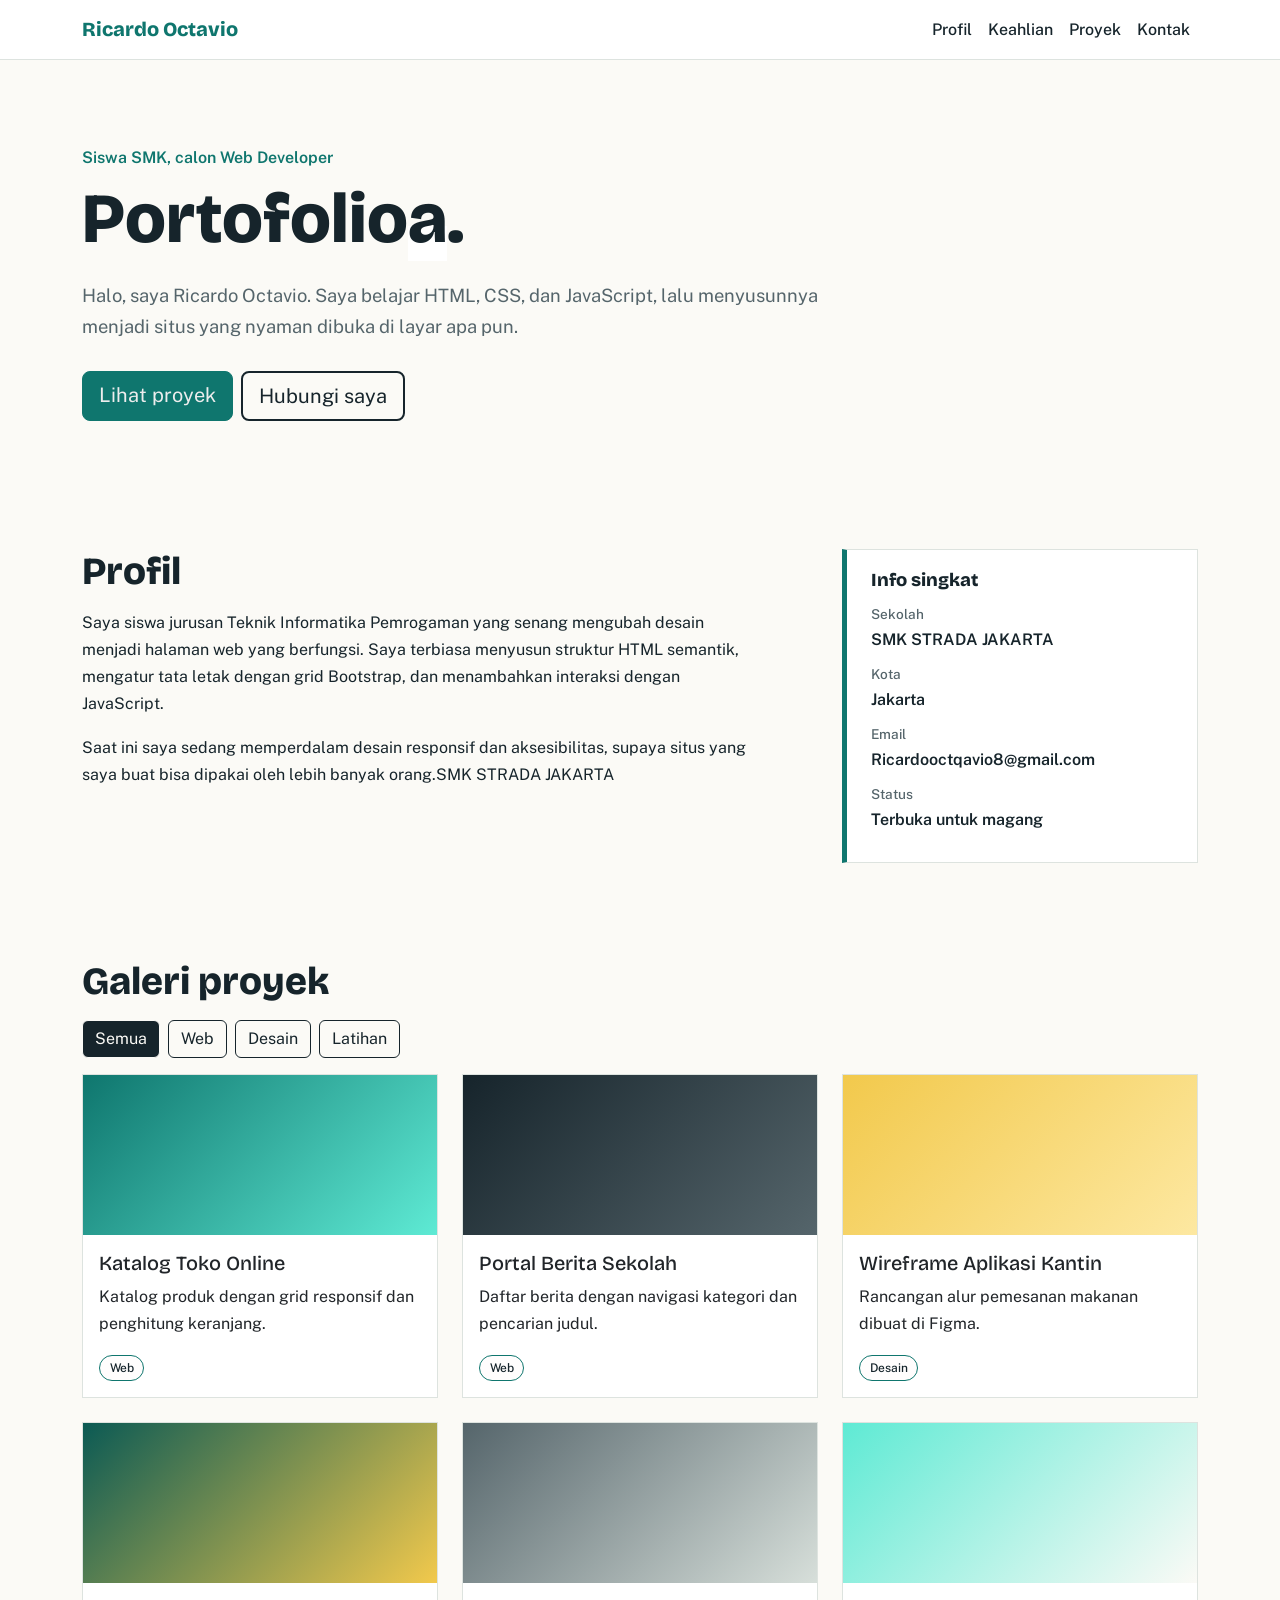
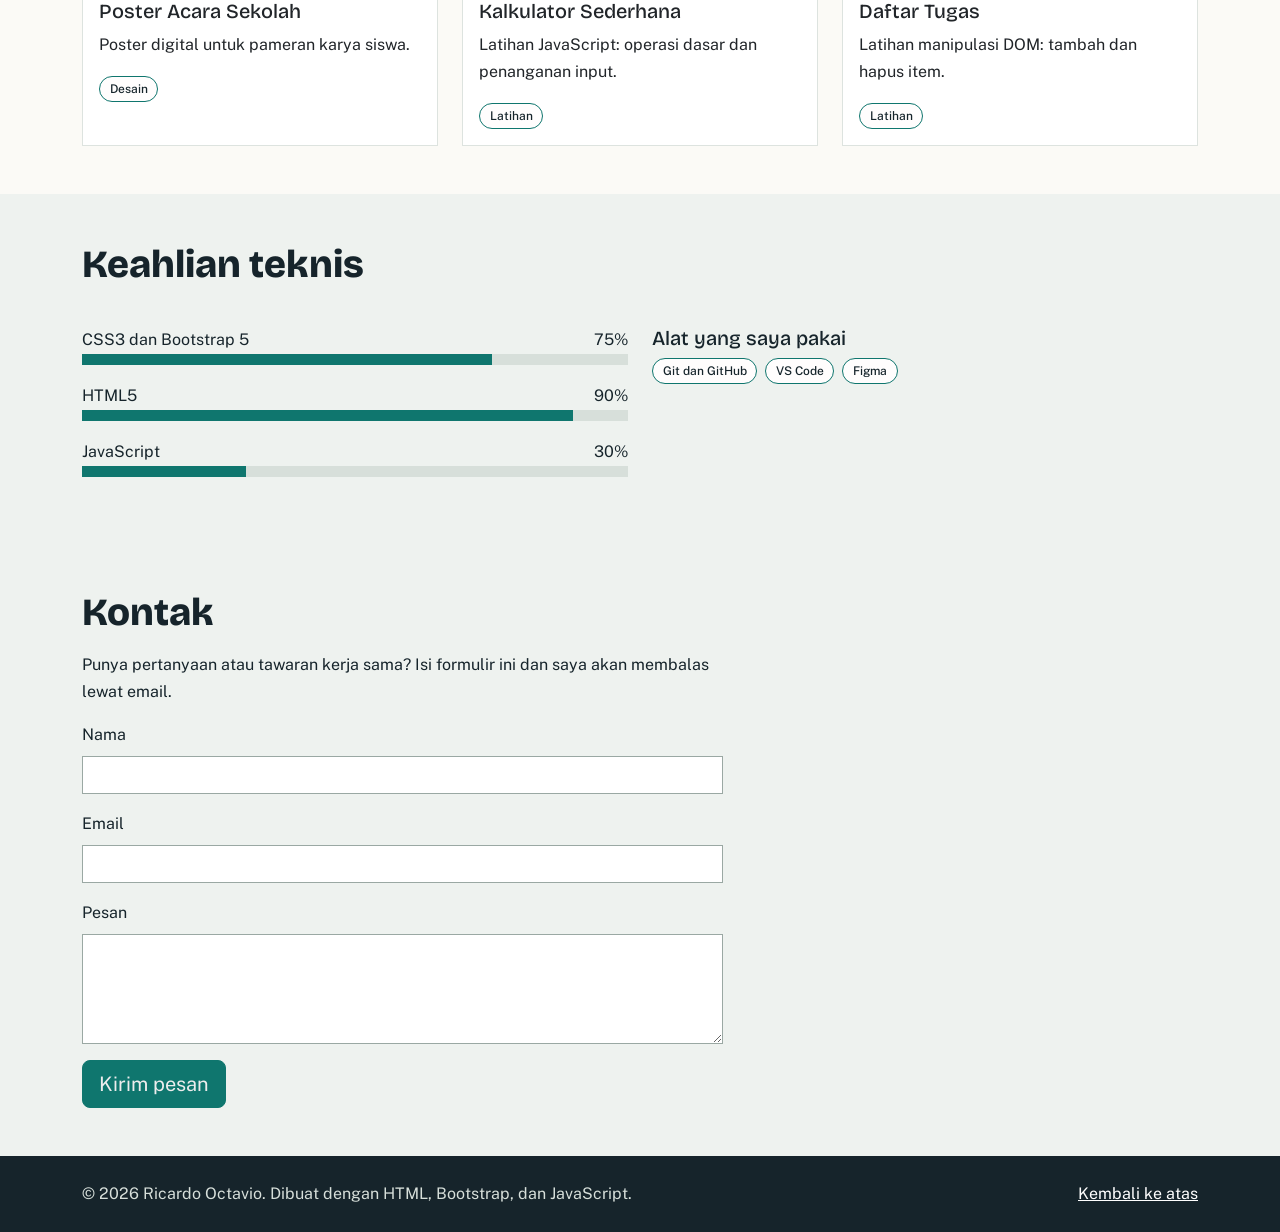
<file: jobsheet 6/index.html>
<!DOCTYPE html>
<html lang="id">
<head>
  <meta charset="UTF-8">
  <meta name="viewport" content="width=device-width, initial-scale=1">
  <title>Ricardo Octavio | Portofolio Web Developer</title>
  <meta name="description" content="Portofolio digital: profil, keahlian teknis, galeri proyek, dan formulir kontak.">
  <link rel="preconnect" href="https://fonts.googleapis.com">
  <link rel="preconnect" href="https://fonts.gstatic.com" crossorigin>
  <link href="https://fonts.googleapis.com/css2?family=Bricolage+Grotesque:wght@600;800&family=Public+Sans:wght@400;500;600&display=swap" rel="stylesheet">
  <link href="https://cdn.jsdelivr.net/npm/bootstrap@5.3.3/dist/css/bootstrap.min.css" rel="stylesheet">
  <link href="style.css" rel="stylesheet">
</head>
<body>

  <!-- NAVBAR -->
  <header>
    <nav class="navbar navbar-expand-lg fixed-top site-nav" aria-label="Menu utama">
      <div class="container">
        <a class="navbar-brand" href="#beranda">Ricardo Octavio</a>
        <button class="navbar-toggler" type="button" data-bs-toggle="collapse" data-bs-target="#menuUtama" aria-controls="menuUtama" aria-expanded="false" aria-label="Buka menu">
          <span class="navbar-toggler-icon"></span>
        </button>
        <div class="collapse navbar-collapse" id="menuUtama">
          <ul class="navbar-nav ms-auto">
            <li class="nav-item"><a class="nav-link" href="#profil">Profil</a></li>
            <li class="nav-item"><a class="nav-link" href="#keahlian">Keahlian</a></li>
            <li class="nav-item"><a class="nav-link" href="#proyek">Proyek</a></li>
            <li class="nav-item"><a class="nav-link" href="#kontak">Kontak</a></li>
          </ul>
        </div>
      </div>
    </nav>
  </header>

  <main>
    <!-- HERO BANNER -->
    <section id="beranda" class="hero" aria-labelledby="judul-hero">
      <div class="container">
        <div class="row align-items-center">
          <div class="col-12 col-lg-8">
            <p class="hero-sub">Siswa SMK, calon Web Developer</p>
            <h1 id="judul-hero">Portofolio<span id="textChanger">a</span>.</h1>
            <p class="hero-lead">Halo, saya Ricardo Octavio. Saya belajar HTML, CSS, dan JavaScript, lalu menyusunnya menjadi situs yang nyaman dibuka di layar apa pun.</p>
            <div class="d-flex flex-wrap gap-2">
              <a href="#proyek" class="btn btn-accent btn-lg">Lihat proyek</a>
              <a href="#kontak" class="btn btn-outline-ink btn-lg">Hubungi saya</a>
            </div>
          </div>
        </div>
      </div>
    </section>

    <!-- PROFIL + SIDEBAR -->
    <section id="profil" class="py-5" aria-labelledby="judul-profil">
      <div class="container">
        <div class="row g-4">
          <article class="col-12 col-lg-8">
            <h2 id="judul-profil">Profil</h2>
            <p>Saya siswa jurusan Teknik Informatika Pemrogaman yang senang mengubah desain menjadi halaman web yang berfungsi. Saya terbiasa menyusun struktur HTML semantik, mengatur tata letak dengan grid Bootstrap, dan menambahkan interaksi dengan JavaScript.</p>
            <p>Saat ini saya sedang memperdalam desain responsif dan aksesibilitas, supaya situs yang saya buat bisa dipakai oleh lebih banyak orang.SMK STRADA JAKARTA</p>
          </article>
          <aside class="col-12 col-lg-4" aria-label="Info singkat">
            <div class="info-box">
              <h3>Info singkat</h3>
              <dl class="mb-0">
                <dt>Sekolah</dt><dd>SMK STRADA JAKARTA</dd>
                <dt>Kota</dt><dd>Jakarta</dd>
                <dt>Email</dt><dd>Ricardooctqavio8@gmail.com</dd>
                <dt>Status</dt><dd>Terbuka untuk magang</dd>
              </dl>
            </div>
          </aside>
        </div>
      </div>
    </section>

  <section id="proyek" class="py-5" aria-labelledby="judul-proyek">
      <div class="container">
        <h2 id="judul-proyek">Galeri proyek</h2>
        <div class="d-flex flex-wrap gap-2 my-3" role="group" aria-label="Filter kategori proyek">
          <button type="button" class="btn btn-filter active" data-filter="semua" aria-pressed="true">Semua</button>
          <button type="button" class="btn btn-filter" data-filter="web" aria-pressed="false">Web</button>
          <button type="button" class="btn btn-filter" data-filter="desain" aria-pressed="false">Desain</button>
          <button type="button" class="btn btn-filter" data-filter="latihan" aria-pressed="false">Latihan</button>
        </div>
        <p id="infoFilter" class="text-muted" aria-live="polite"></p>

        <div class="row g-4" id="galeri">
          <div class="col-12 col-md-6 col-lg-4 proyek-item" data-kategori="web">
            <article class="card proyek-card h-100">
              <div class="thumb thumb-1" role="img" aria-label="Pratinjau proyek toko online"></div>
              <div class="card-body">
                <h3 class="h5 card-title">Katalog Toko Online</h3>
                <p class="card-text">Katalog produk dengan grid responsif dan penghitung keranjang.</p>
                <span class="badge skill-badge">Web</span>
              </div>
            </article>
          </div>
          <div class="col-12 col-md-6 col-lg-4 proyek-item" data-kategori="web">
            <article class="card proyek-card h-100">
              <div class="thumb thumb-2" role="img" aria-label="Pratinjau proyek portal berita"></div>
              <div class="card-body">
                <h3 class="h5 card-title">Portal Berita Sekolah</h3>
                <p class="card-text">Daftar berita dengan navigasi kategori dan pencarian judul.</p>
                <span class="badge skill-badge">Web</span>
              </div>
            </article>
          </div>
          <div class="col-12 col-md-6 col-lg-4 proyek-item" data-kategori="desain">
            <article class="card proyek-card h-100">
              <div class="thumb thumb-3" role="img" aria-label="Pratinjau wireframe aplikasi"></div>
              <div class="card-body">
                <h3 class="h5 card-title">Wireframe Aplikasi Kantin</h3>
                <p class="card-text">Rancangan alur pemesanan makanan dibuat di Figma.</p>
                <span class="badge skill-badge">Desain</span>
              </div>
            </article>
          </div>
          <div class="col-12 col-md-6 col-lg-4 proyek-item" data-kategori="desain">
            <article class="card proyek-card h-100">
              <div class="thumb thumb-4" role="img" aria-label="Pratinjau desain poster"></div>
              <div class="card-body">
                <h3 class="h5 card-title">Poster Acara Sekolah</h3>
                <p class="card-text">Poster digital untuk pameran karya siswa.</p>
                <span class="badge skill-badge">Desain</span>
              </div>
            </article>
          </div>
          <div class="col-12 col-md-6 col-lg-4 proyek-item" data-kategori="latihan">
            <article class="card proyek-card h-100">
              <div class="thumb thumb-5" role="img" aria-label="Pratinjau latihan kalkulator"></div>
              <div class="card-body">
                <h3 class="h5 card-title">Kalkulator Sederhana</h3>
                <p class="card-text">Latihan JavaScript: operasi dasar dan penanganan input.</p>
                <span class="badge skill-badge">Latihan</span>
              </div>
            </article>
          </div>
          <div class="col-12 col-md-6 col-lg-4 proyek-item" data-kategori="latihan">
            <article class="card proyek-card h-100">
              <div class="thumb thumb-6" role="img" aria-label="Pratinjau latihan to-do list"></div>
              <div class="card-body">
                <h3 class="h5 card-title">Daftar Tugas</h3>
                <p class="card-text">Latihan manipulasi DOM: tambah dan hapus item.</p>
                <span class="badge skill-badge">Latihan</span>
              </div>
            </article>
          </div>
        </div>
      </div>
    </section>

    <!-- KEAHLIAN -->

    <section id="keahlian" class="py-5 bg-paper-alt" aria-labelledby="judul-keahlian">
      <div class="container">
        <h2 id="judul-keahlian">Keahlian teknis</h2>
        <div class="row g-4 mt-1">
          <div class="col-12 col-md-6">
            <ul class="list-unstyled skill-list">
              <li>
                <div class="d-flex justify-content-between"><span>CSS3 dan Bootstrap 5</span><span>75%</span></div>
                <div class="progress" role="progressbar" aria-label="CSS3 dan Bootstrap 5" aria-valuenow="75" aria-valuemin="0" aria-valuemax="100"><div class="progress-bar" style="width: 75%"></div></div>
              </li>
              <li>
                <div class="d-flex justify-content-between"><span>HTML5</span><span>90%</span></div>
                <div class="progress" role="progressbar" aria-label="HTML5" aria-valuenow="90" aria-valuemin="0" aria-valuemax="100"><div class="progress-bar" style="width: 90%"></div></div>
              </li>
              
              <li>
                <div class="d-flex justify-content-between"><span>JavaScript</span><span>30%</span></div>
                <div class="progress" role="progressbar" aria-label="JavaScript" aria-valuenow="30" aria-valuemin="0" aria-valuemax="100"><div class="progress-bar" style="width: 30%"></div></div>
              </li>
            </ul>
          </div>
          <div class="col-12 col-md-6">
            <h3 class="h5">Alat yang saya pakai</h3>
            <p class="d-flex flex-wrap gap-2">
              <span class="badge skill-badge">Git dan GitHub</span>
              <span class="badge skill-badge">VS Code</span>
              <span class="badge skill-badge">Figma</span>
            </p>
          </div>
        </div>
      </div>
    </section>

    <!-- GALERI PROYEK -->
  

    <!-- KONTAK -->
    <section id="kontak" class="py-5 bg-paper-alt" aria-labelledby="judul-kontak">
      <div class="container">
        <div class="row">
          <div class="col-12 col-lg-7">
            <h2 id="judul-kontak">Kontak</h2>
            <p>Punya pertanyaan atau tawaran kerja sama? Isi formulir ini dan saya akan membalas lewat email.</p>

            <div id="pesanSukses" class="alert alert-success d-none" role="status"></div>

            <form id="formKontak" novalidate>
              <div class="mb-3">
                <label for="nama" class="form-label">Nama</label>
                <input type="text" class="form-control" id="nama" name="nama" autocomplete="name" required minlength="3">
                <div class="invalid-feedback">Isi nama minimal 3 karakter.</div>
              </div>
              <div class="mb-3">
                <label for="email" class="form-label">Email</label>
                <input type="email" class="form-control" id="email" name="email" autocomplete="email" required>
                <div class="invalid-feedback">Isi email dengan format yang benar, misalnya nama@email.com.</div>
              </div>
              <div class="mb-3">
                <label for="pesan" class="form-label">Pesan</label>
                <textarea class="form-control" id="pesan" name="pesan" rows="4" required minlength="10"></textarea>
                <div class="invalid-feedback">Tulis pesan minimal 10 karakter.</div>
              </div>
              <button type="submit" class="btn btn-accent btn-lg">Kirim pesan</button>
            </form>
          </div>
        </div>
      </div>
    </section>
  </main>

  <!-- FOOTER -->
  <footer class="site-footer py-4">
    <div class="container d-flex flex-column flex-md-row justify-content-between gap-2">
      <p class="mb-0">&copy; <span id="tahun">2026</span> Ricardo Octavio. Dibuat dengan HTML, Bootstrap, dan JavaScript.</p>
      <p class="mb-0"><a href="#beranda">Kembali ke atas</a></p>
    </div>
  </footer>

  <script src="https://cdn.jsdelivr.net/npm/bootstrap@5.3.3/dist/js/bootstrap.bundle.min.js"></script>
  <script src="script.js"></script>
</body>
</html>
</file>
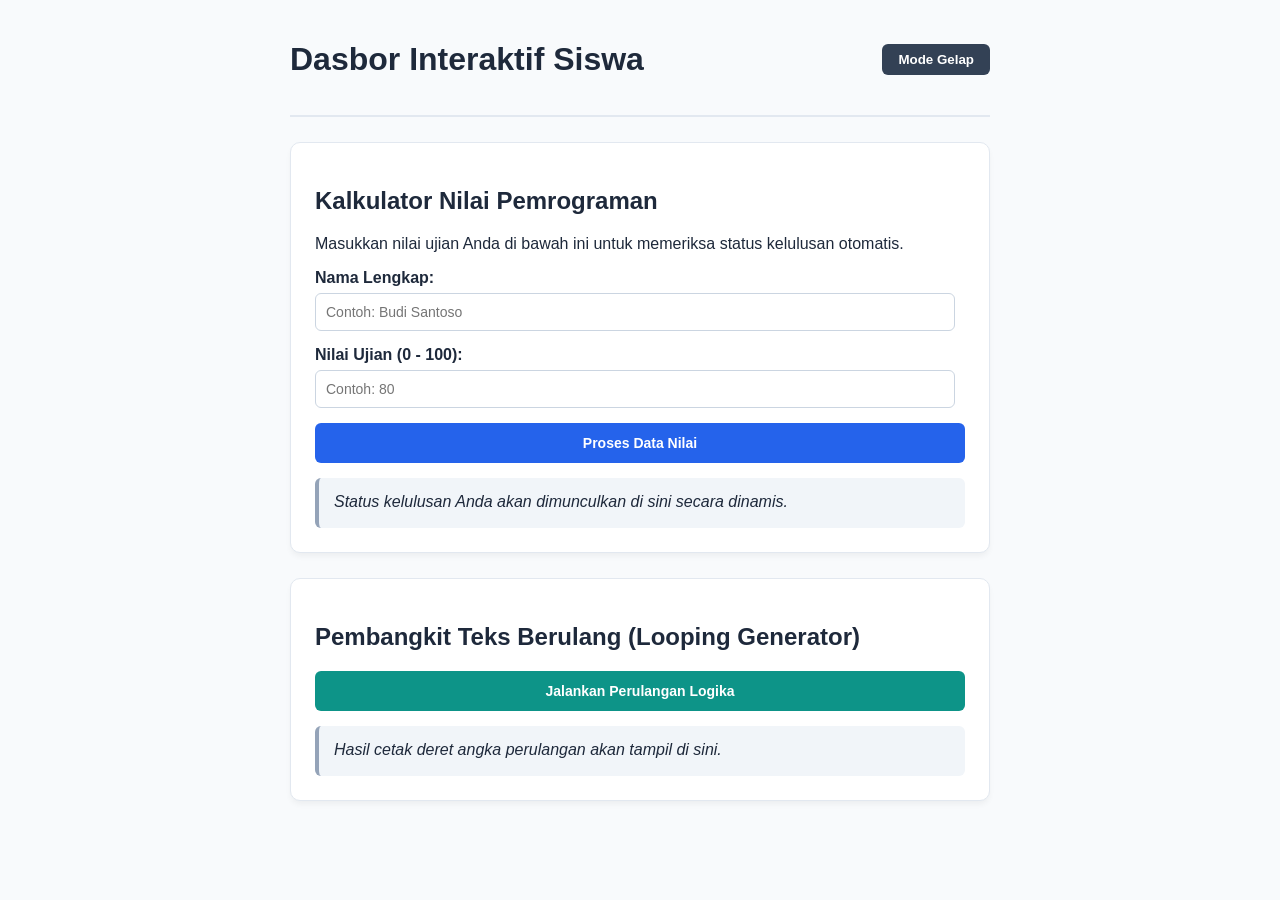
<file: jobhseet4/indeks.html>
<!DOCTYPE html>
<html lang="id">
<head>
    <meta charset="UTF-8">
    <meta name="viewport" content="width=device-width, initial-scale=1.0">
    <title>Web Interaktif JavaScript - X RPL</title>
    <link rel="stylesheet" href="style4.css">
</head>
<body>
    <div class="main-container">
        <!-- Header Fitur Kontrol -->
        <header class="web-header">
            <h1>Dasbor Interaktif Siswa</h1>
            <button id="btn-togle" class="toggle-theme">Mode Gelap</button>
        </header>

        <!-- Kartu Fitur 1: Kalkulator Skor Kelulusan -->
        <section class="widget-card">
            <h2>Kalkulator Nilai Pemrograman</h2>
            <p>Masukkan nilai ujian Anda di bawah ini untuk memeriksa status kelulusan otomatis.</p>
            <div class="input-group">
                <label for="input-nama">Nama Lengkap:</label>
                <input type="text" id="input-nama" placeholder="Contoh: Budi Santoso">
            </div>
            <div class="input-group">
                <label for="input-nilai">Nilai Ujian (0 - 100):</label>
                <input type="number" id="input-nilai" placeholder="Contoh: 80">
            </div>
            <button id="btn-proses" class="action-btn">Proses Data Nilai</button>

            <!-- Area Output DOM -->
            <div id="box-hasil" class="result-box">
                Status kelulusan Anda akan dimunculkan di sini secara dinamis.
            </div>
            <div> </div>
        </section>

        <!-- Kartu Fitur 2: Simulasi Perulangan Logika -->
        <section class="widget-card">
            <h2>Pembangkit Teks Berulang (Looping Generator)</h2>
            <button id="btn-loop" class="action-btn variant-btn">Jalankan Perulangan Logika</button>
            <div id="box-loop" class="result-box">
                Hasil cetak deret angka perulangan akan tampil di sini.
            </div>
        </section>

    </div>
    <script src="javascrip3.js"></script>
</body>

</html>
</file>
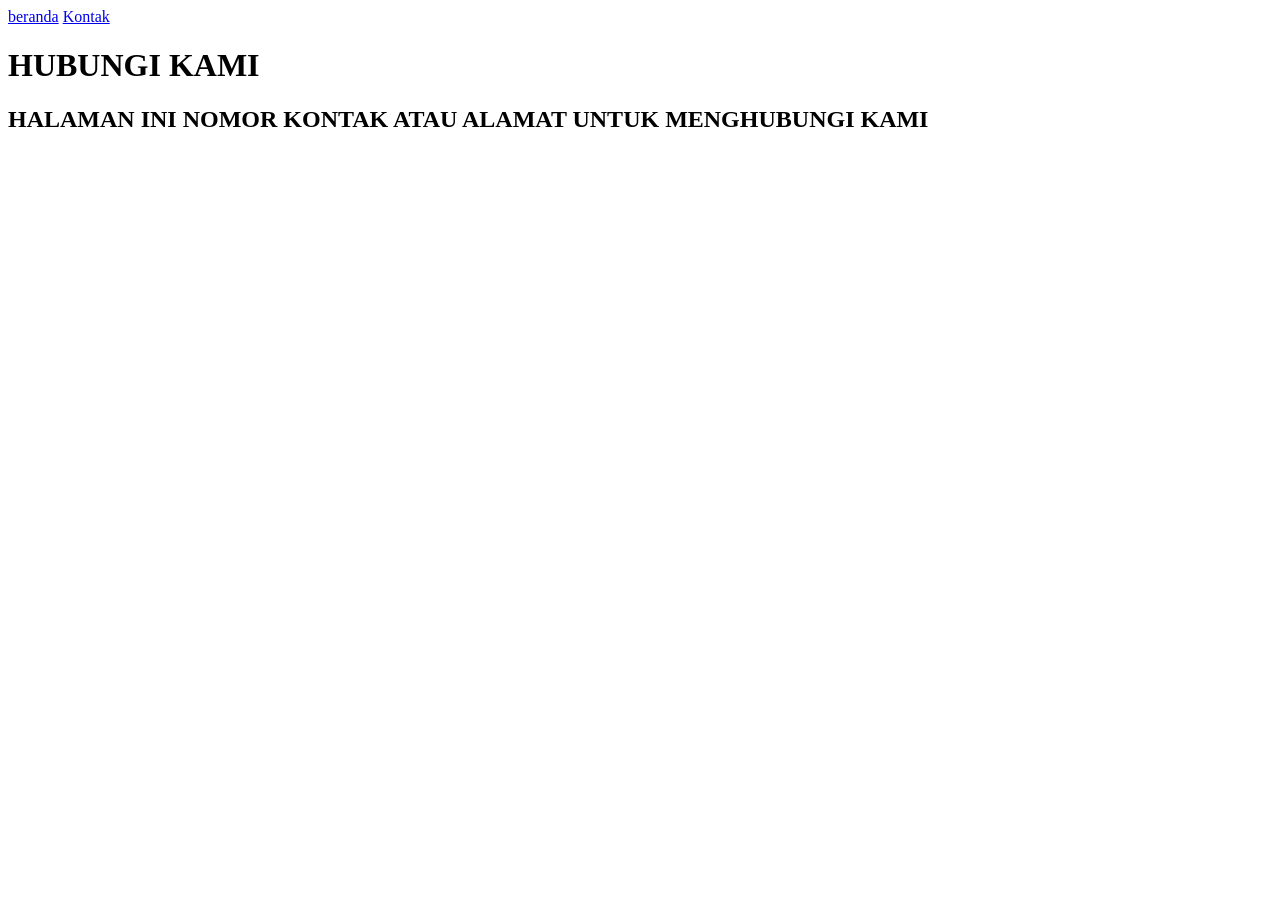
<file: jobsheet2/kontak.html>
<!DOCTYPE html>
<html lang="en">
<head>
    <meta charset="UTF-8">
    <meta name="viewport" content="width=device-width, initial-scale=1.0">
    <title>Document</title>
</head>
    <body>
        <Header>
           <nav>
             <a href="indeks.html">beranda</a>
             <a href="Kontak.html">Kontak</a>
             </nav> 
            <h1>HUBUNGI KAMI</h1>
            <h2> HALAMAN INI NOMOR KONTAK ATAU ALAMAT UNTUK MENGHUBUNGI KAMI</h2>
        </Header>
    </body>
</html>
</file>
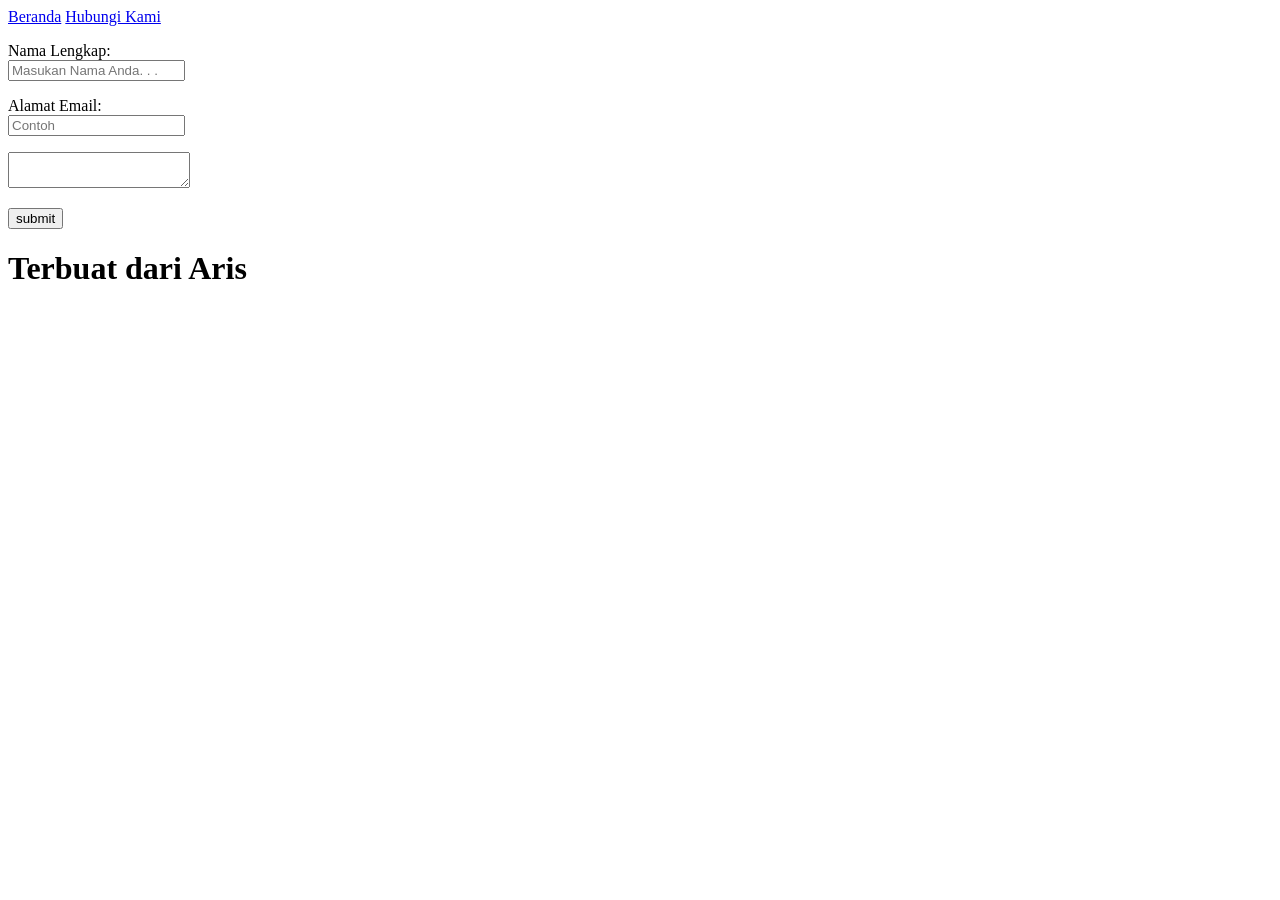
<file: jobsheet2/kontak2.html>
<!DOCTYPE html>
<html lang="en">
<head>
    <meta charset="UTF-8">
    <meta name="viewport" content="width=device-width, initial-scale=1.0">
    <title>Ricardo Octavio</title>
</head>
<body>
  <header>
    <nav>
        <a href="indeks2.html">Beranda</a>
        <a href="Kontak2.html">Hubungi Kami</a>
    </nav>
    <header>
        <main>
            <form action="#"method="POST">
            <p>
                <label for="Nama">Nama Lengkap:</label><br>
                <input type="text" name="Nama" id="Nama" placeholder="Masukan Nama Anda. . ."
                required>
            </p>
            <p>
                <label for="email">Alamat Email:</label><br>
                <input type="Email" name="Email" id="Email" placeholder="Contoh" rp1@sekolah.sch.id" required>
            </p>
            <textarea name="Pesan/Saran" id="1"></textarea>
            <p>
                <button>submit</button>
            </p>
        </form>
        </main>
        <footer> 
            <h1> Terbuat dari Aris</h1>
        </footer>
        <body>
</file>
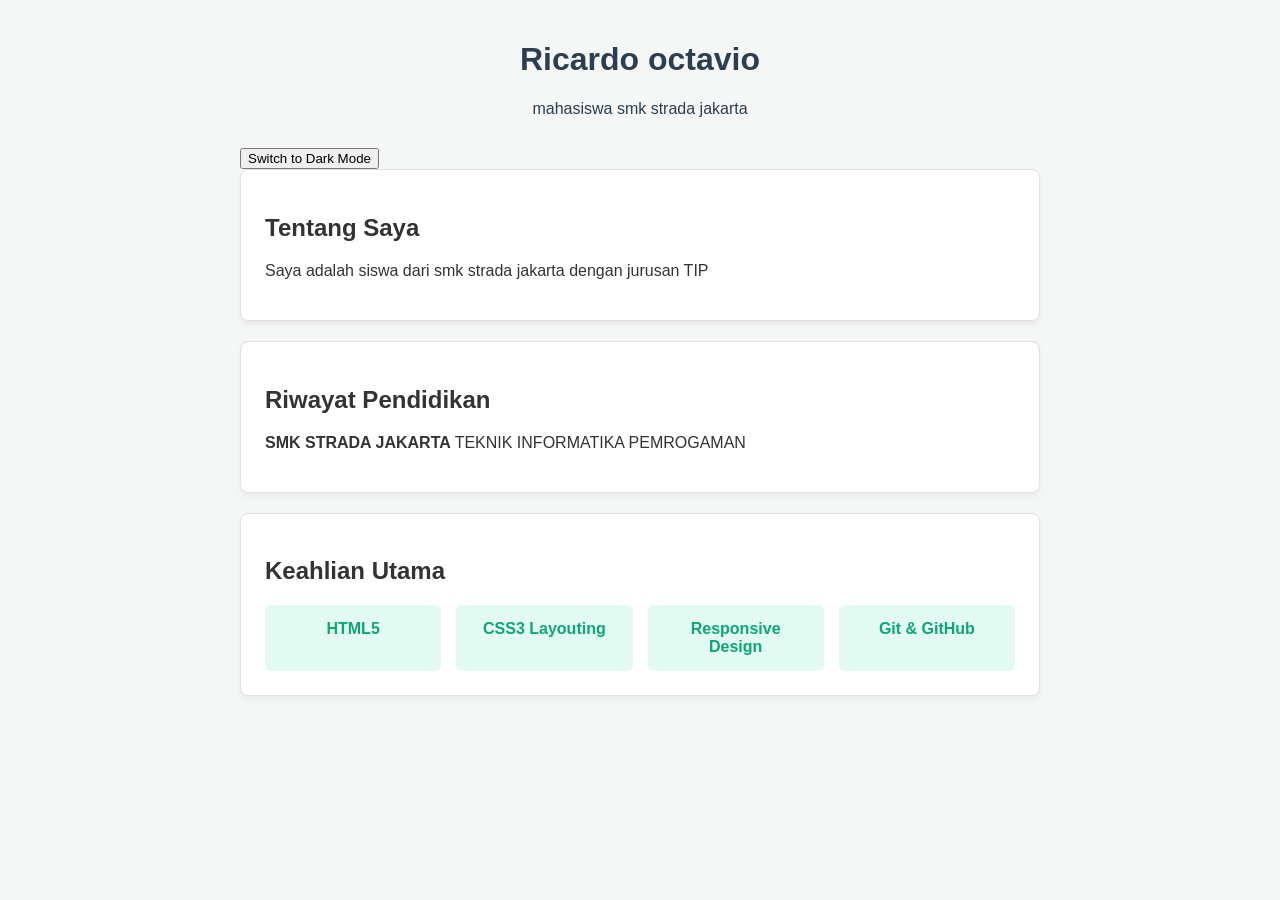
<file: jobsheet3/indeks.html>
<!DOCTYPE html>
<html lang="en">
<head>
    <meta charset="UTF-8">
    <meta name="viewport" content="width=device-width, initial-scale=1.0">
    <title>Cv Pribadi Saya</title>
    <link rel="stylesheet" href="style3.css">
</head>
<body>
    <div class="cv-container">
        <!-- Header Profil -->
        <header class="cv-header">
            <h1>Ricardo octavio</h1>
            <p>mahasiswa smk strada jakarta</p>
        </header>

        <div class="toggle-container">
            <button class="btn-toggle" id="themeToggleBtn"> 
                Switch to Dark Mode
            </button>
        </div>

        <!-- Kartu Informasi Diri (Card Info) -->
        <section class="cv-card">
            <h2>Tentang Saya</h2>
            <p>Saya adalah siswa dari smk strada jakarta dengan jurusan TIP</p>
        </section>

        <!-- Kartu Riwayat Pendidikan -->
        <section class="cv-card">
            <h2>Riwayat Pendidikan</h2>
            <p><strong>SMK STRADA JAKARTA </strong> TEKNIK INFORMATIKA PEMROGAMAN</p>
        </section>

        <!-- Bagian Keahlian dengan Flexbox -->
        <section class="cv-card">
            <h2>Keahlian Utama</h2>
            <div class="skills-container">
                <div class="skill-item">HTML5</div>
                <div class="skill-item">CSS3 Layouting</div>
                <div class="skill-item">Responsive Design</div>
                <div class="skill-item">Git & GitHub</div>
            </div>
        </section>
    </div>
    <script src="script.js"></script>
</body>
</html>
</file>
<file: jobsheet 6/style.css>
:root {
  --ink: #16242b;
  --paper: #fbfaf6;
  --paper-alt: #eef2ef;
  --accent: #0f766e;
  --accent-dark: #0b5a54;
  --mark: #ffffff;
  --muted: #55656b;
}

html { scroll-behavior: smooth; scroll-padding-top: 72px; }

body {
  font-family: "Public Sans", system-ui, sans-serif;
  color: var(--ink);
  background: var(--paper);
  line-height: 1.7;
}

h1, h2, h3, .navbar-brand {
  font-family: "Bricolage Grotesque", "Public Sans", sans-serif;
  font-weight: 800;
  line-height: 1.15;
}
h2 { font-size: clamp(1.75rem, 4vw, 2.4rem); margin-bottom: 1rem; }
p { max-width: 68ch; }

.bg-paper-alt { background: var(--paper-alt); }

/* Navbar */
.site-nav { background: rgba(255, 255, 255, 0.94); border-bottom: 1px solid #dde3df; backdrop-filter: blur(6px); }
.site-nav .navbar-brand { color: #0f766e; }
.site-nav .nav-link { color: var(--ink); font-weight: 500; }
.site-nav .nav-link:hover, .site-nav .nav-link:focus { color: var(--accent); }

/* Hero */
.hero { padding: 9rem 0 5rem; }
.hero h1 { font-size: clamp(2.4rem, 7vw, 4.4rem); margin-bottom: 1.25rem; }
.hero-sub { font-weight: 600; color: var(--accent); margin-bottom: .5rem; }
.hero-lead { font-size: 1.15rem; color: var(--muted); margin-bottom: 1.75rem; }
#textChanger { background: linear-gradient(transparent 58%, var(--mark) 58%); }

/* Buttons */
.btn-accent { background: var(--accent); border-color: var(--accent); color: hsl(0, 0%, 93%); }
.btn-accent:hover, .btn-accent:focus { background: var(--accent-dark); border-color: var(--accent-dark); color: #080707; }
.btn-outline-ink { border: 2px solid var(--ink); color: var(--ink); }
.btn-outline-ink:hover, .btn-outline-ink:focus { background: var(--ink); color: var(--paper); }
.btn:focus-visible, a:focus-visible, .form-control:focus { outline: 3px solid var(--mark); outline-offset: 2px; }

/* Sidebar */
.info-box { background: #ffffff; border: 1px solid #dde3df; border-left: 5px solid var(--accent); padding: 1.25rem 1.5rem; }
.info-box h3 { font-size: 1.15rem; margin-bottom: .75rem; }
.info-box dt { font-size: .85rem; color: var(--muted); font-weight: 500; }
.info-box dd { margin-bottom: .6rem; font-weight: 600; }

/* Skills */
.skill-list li { margin-bottom: 1.1rem; }
.progress { height: .7rem; background: #d7dfda; border-radius: 0; }
.progress-bar { background: var(--accent); }
.skill-badge { background: #fffdfd; color: var(--ink); border: 1px solid var(--accent); font-weight: 500; padding: .5em .8em; border-radius: 2rem; }

/* Gallery filter */
.btn-filter { border: 1.5px solid var(--ink); color: var(--ink); background: transparent; }
.btn-filter:hover { background: var(--paper-alt); }
.btn-filter.active { background: var(--ink); color: var(--paper); }

.proyek-card { border: 1px solid #dde3df; border-radius: 0; background: #fff; transition: transform .2s ease, box-shadow .2s ease; }
.proyek-card:hover { transform: translateY(-4px); box-shadow: 0 10px 24px rgba(22, 36, 43, .12); }
.thumb { height: 160px; }
.thumb-1 { background: linear-gradient(135deg, #0f766e, #5eead4); }
.thumb-2 { background: linear-gradient(135deg, #16242b, #55656b); }
.thumb-3 { background: linear-gradient(135deg, #f2c94c, #fde8a1); }
.thumb-4 { background: linear-gradient(135deg, #0b5a54, #f2c94c); }
.thumb-5 { background: linear-gradient(135deg, #55656b, #d7dfda); }
.thumb-6 { background: linear-gradient(135deg, #5eead4, #fbfaf6); }
.proyek-item.sembunyi { display: none; }

/* Form */
.form-control { border-radius: 0; border: 1.5px solid #9aa8a3; }

/* Footer */
.site-footer { background: var(--ink); color: #d7dfda; }
.site-footer a { color: var(--mark); }

@media (prefers-reduced-motion: reduce) {
  html { scroll-behavior: auto; }
  .proyek-card { transition: none; }
}
</file>
<file: jobhseet4/style4.css>
body {
    background-color: #f8fafc;
    font-family: 'Segoe UI', Tahoma, Geneva, Verdana, sans-serif;
    color: #1e293b;
    margin: 0;
    padding: 20px;
    transition: background-color 0.3s ease, color 0.3s ease;
}
body.dark-theme {
    background-color: #0f172a;
    color: #f1f5f9;
}
.main-container {
    max-width: 700px;
    margin: 0 auto;
}
.web-header {
    display: flex;
    justify-content: space-between;
    align-items: center;
    margin-bottom: 25px;
    border-bottom: 2px solid #e2e8f0;
    padding-bottom: 15px;
}
.toggle-theme {
    background-color: #334155;
    color: #ffffff;
    border: none;
    padding: 8px 16px;
    border-radius: 6px;
    cursor: pointer;
    font-weight: 600;
}
.widget-card {
    background-color: #ffffff;
    padding: 24px;
    margin-bottom: 25px;
    border: 1px solid #e2e8f0;
    border-radius: 10px;
    box-shadow: 0 4px 6px -1px rgba(0, 0, 0, 0.05);
    transition: background-color 0.3s ease;
}
body.dark-theme .widget-card {
    background-color: #1e293b;
    border-color: #334155;
}
.input-group { margin-bottom: 15px; }
.input-group label { display: block; margin-bottom: 6px; font-weight: 600; }
.input-group input { width: 95%; padding: 10px; border: 1px solid #cbd5e1; border-radius: 6px; font-size: 14px; }
body.dark-theme .input-group input { background-color: #334155; color: white; border-color: #475569; }
.action-btn { background-color: #2563eb; color: white; border: none; padding: 12px 20px; font-size: 14px; font-weight: 600; border-radius: 6px; cursor: pointer; width: 100%; margin-bottom: 15px; }
.action-btn:hover { background-color: #1d4ed8; }
.variant-btn { background-color: #0d9488; }
.variant-btn:hover { background-color: #0f766e; }
.result-box { background-color: #f1f5f9; padding: 15px; border-radius: 6px; border-left: 4px solid #94a3b8; font-style: italic; min-height: 20px; }
body.dark-theme .result-box { background-color: #334155; border-left-color: #64748b; }
</file>
<file: jobsheet3/style3.css>
body {
    background-color: #f4f7f6;
    font-family: 'Poppins', sans-serif;
    color: #333333;
    margin: 0;
    padding: 20px;
}

.cv-container {
    max-width: 800px;
    margin: 0 auto;
}

.cv-header {
    text-align: center;
    margin-bottom: 30px;
    color: #2c3e50;
}

.cv-card {
    background-color: #ffffff;
    padding: 24px;
    margin-bottom: 20px;
    border: 1px solid #e0e0e0;
    border-radius: 8px;
    box-shadow: 0 4px 6px rgba(0,0,0,0.05);
}

.skills-container {
    display: flex;
    justify-content: space-between;
    flex-wrap: wrap;
    gap: 15px;
}

.skill-item {
    flex: 1;
    min-width: 120px;
    background-color: #e3faf2;
    color: #0ca678;
    font-weight: 600;
    padding: 15px;
    text-align: center;
    border-radius: 6px;
}

@media (max-width: 600px) {
    .skills-container {
        flex-direction: column;
    }
    body {
        padding: 10px;
    }
    .cv-card {
        padding: 15px;
    }
}

@media (prefers-color-scheme: dark) {
    body {
        background-color: #1a1a1a;
        color: #f5f5f5;
    }
    .cv-card {
        background-color: #2d2d2d;
        border-color: #404040;
        box-shadow: 0 4px 6px rgba(0,0,0,0.3);
    }
    .cv-header h1 {
        color: #ffffff;
    }
}


/* ==========================================
   TUGAS MANDIRI: FITUR DARK MODE (TEXT PUTIH)
   ========================================= */


/* 1. Menggunakan Class (.dark-theme) jika di-toggle via tombol */
body.dark-theme {
    background-color: #1a1a1a; /* Latar belakang gelap */
    color: #ffffff;            /* Warna teks dasar putih */
}


/* Mengubah semua warna teks di dalam kartu menjadi putih */
body.dark-theme .cv-card {
    background-color: #2d2d2d;
    border-color: #444444;
}
body.dark-theme h1,
body.dark-theme h2,
body.dark-theme h3,
body.dark-theme h4,
body.dark-theme p,
body.dark-theme .main-title,
body.dark-theme .desc-text,
body.dark-theme .item-title,
body.dark-theme .item-desc,
body.dark-theme .section-title,
body.dark-theme .section-subtitle,
body.dark-theme .contact-text {
    color: #ffffff !important; /* Memaksa warna tulisan menjadi putih penuh */
}


body.dark-theme .section-title {
    border-bottom: 2px solid #444444; /* Penyesuaian garis batas tema gelap */
}


body.dark-theme .item-date {
    color: #cccccc !important; /* Warna tanggal abu terang agar tetap estetis */
}


body.dark-theme .skill-item {
    background-color: #1e3d37; /* Warna latar box skill yang pas untuk mode gelap */
}


body.dark-theme .skill-name {
    color: #12b886 !important; /* Nama keahlian tetap hijau aksen */
}


body.dark-theme .skill-desc {
    color: #e0e0e0 !important; /* Deskripsi keahlian abu sangat terang */
}


body.dark-theme .btn-toggle {
    background-color: #f4f7f6;
    color: #1a1a1a;
}




/* 2. Menggunakan Media Query Otomatis (Sesuai Preferensi Sistem Perangkat) */
@media (prefers-color-scheme: dark) {
    body:not(.light-theme) {
        background-color: #1a1a1a;
        color: #ffffff;
    }
    body:not(.light-theme) .cv-card {
        background-color: #2d2d2d;
        border-color: #444444;
    }
    body:not(.light-theme) h1,
    body:not(.light-theme) h2,
    body:not(.light-theme) h3,
    body:not(.light-theme) h4,
    body:not(.light-theme) p,
    body:not(.light-theme) .main-title,
    body:not(.light-theme) .desc-text,
    body:not(.light-theme) .item-title,
    body:not(.light-theme) .item-desc,
    body:not(.light-theme) .section-title,
    body:not(.light-theme) .section-subtitle,
    body:not(.light-theme) .contact-text {
        color: #ffffff !important;
    }
    body:not(.light-theme) .section-title {
        border-bottom: 2px solid #444444;
    }
    body:not(.light-theme) .item-date {
        color: #cccccc !important;
    }
    body:not(.light-theme) .skill-item {
        background-color: #1e3d37;
    }
    body:not(.light-theme) .skill-name {
        color: #12b886 !important;
    }
    body:not(.light-theme) .skill-desc {
        color: #e0e0e0 !important;
    }
    body:not(.light-theme) .btn-toggle {
        background-color: #f4f7f6;
        color: #1a1a1a;
    }
}
</file>
